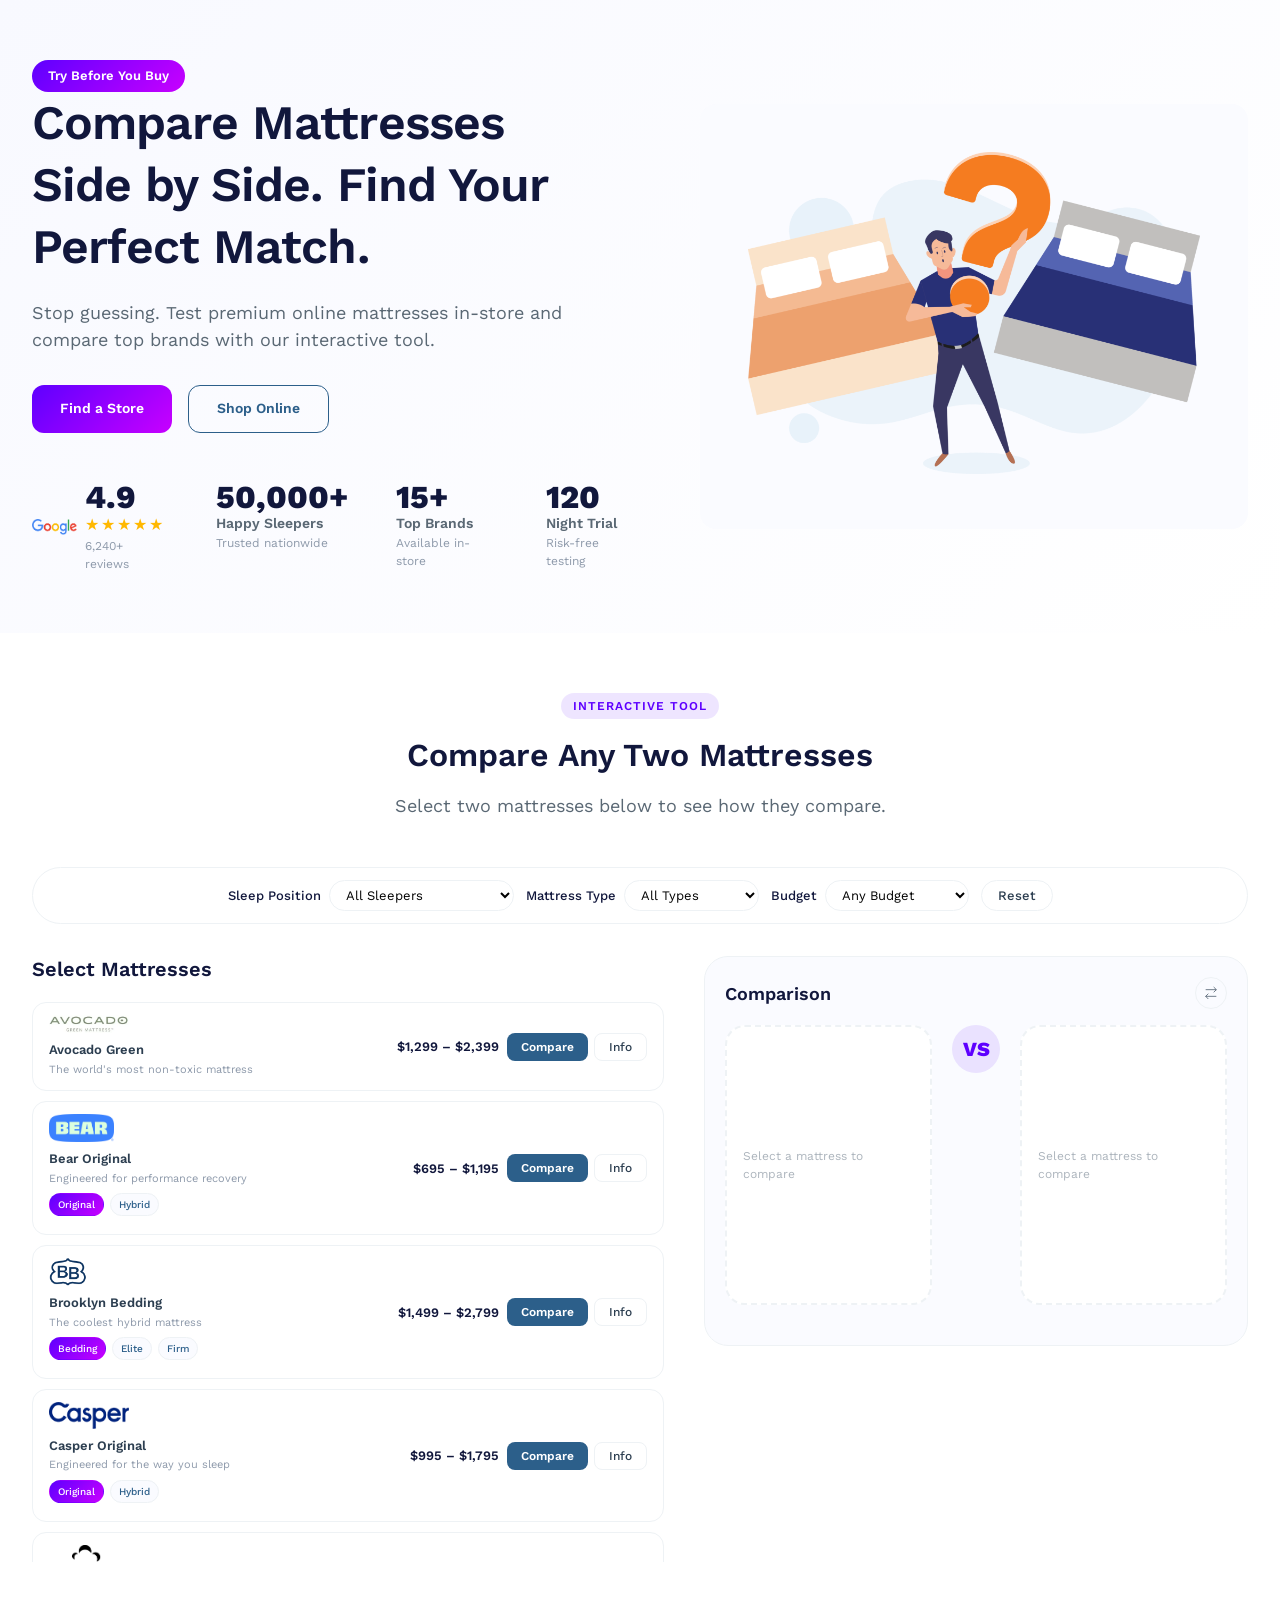
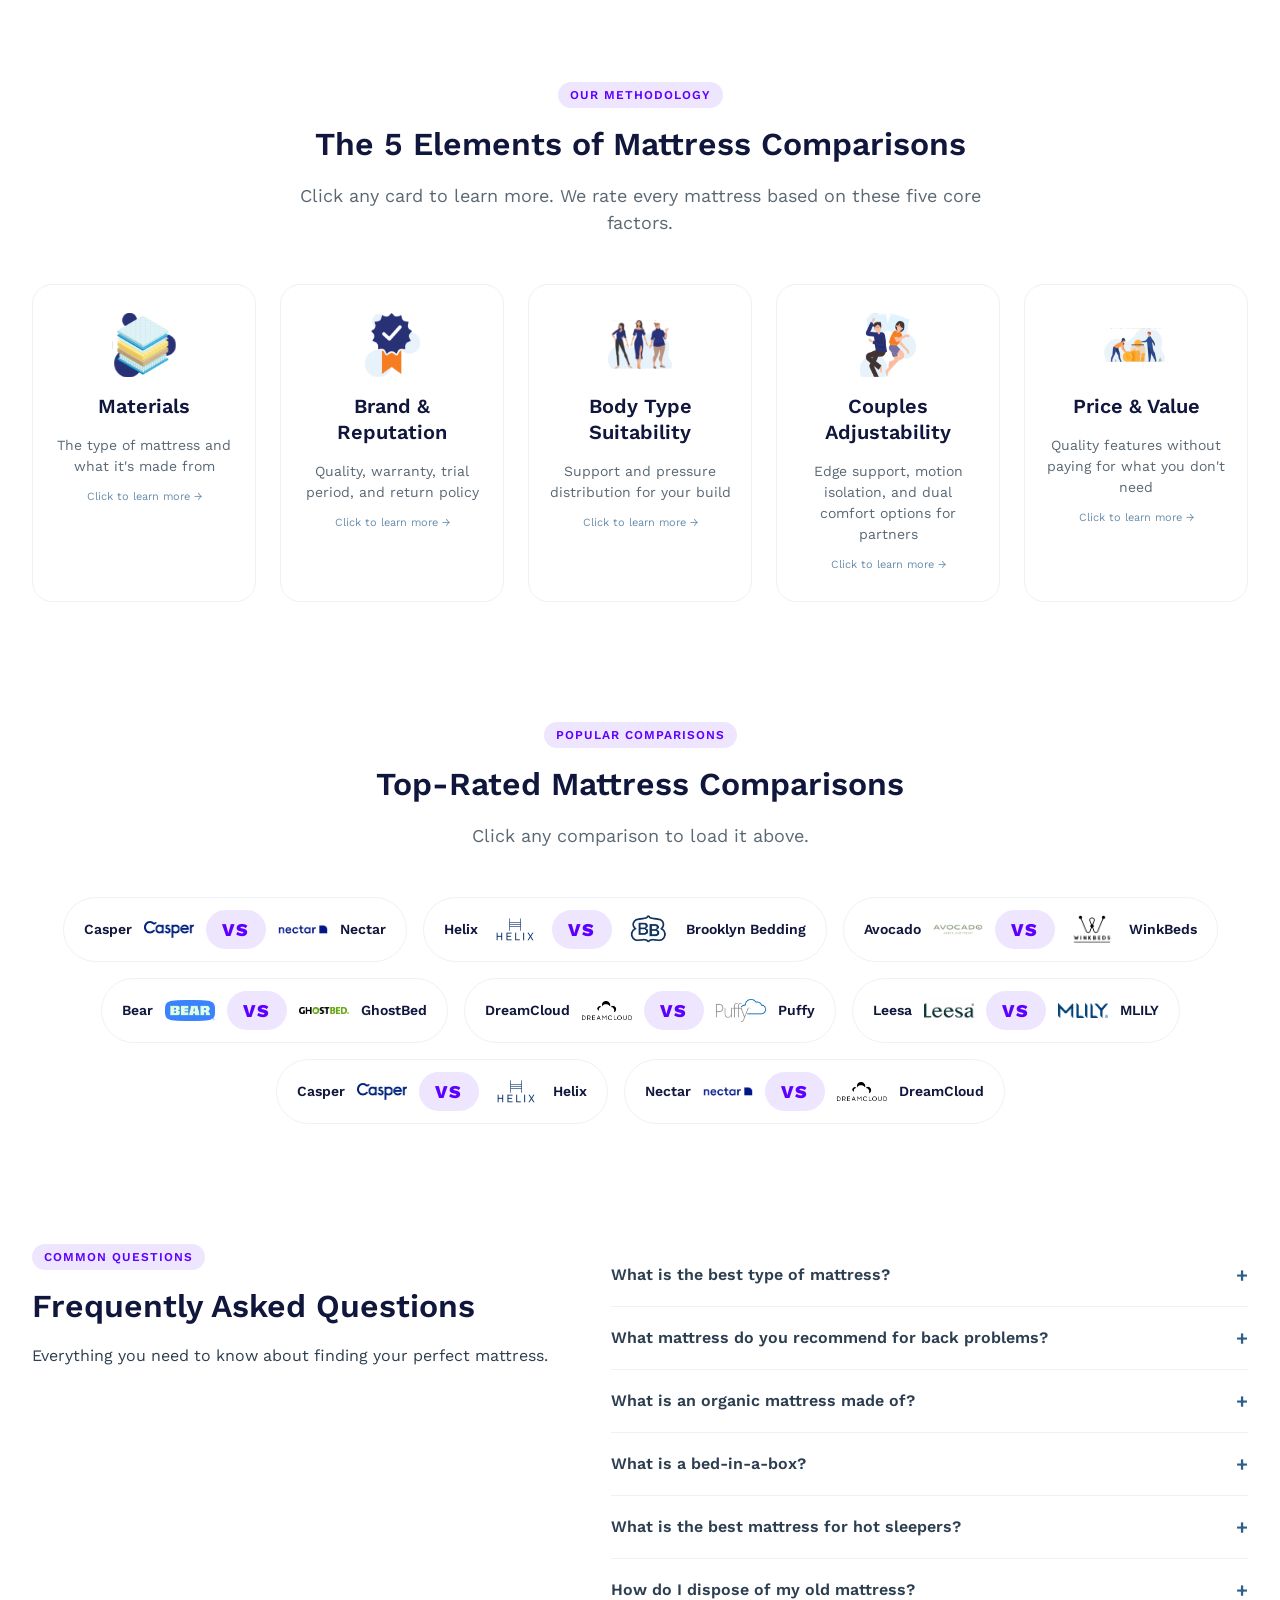
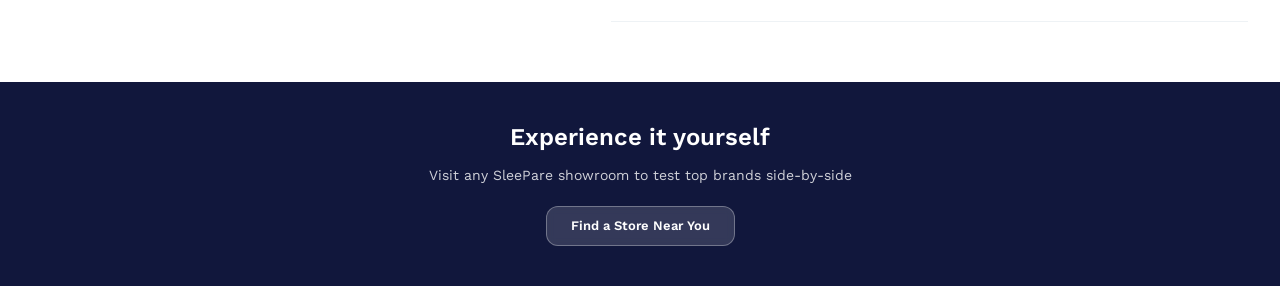
<file: index.html>
<!DOCTYPE html>
<html lang="en">

<head>
    <meta charset="UTF-8">
    <meta name="viewport" content="width=device-width, initial-scale=1.0">
    <title>SleePare | Compare Mattresses Side by Side</title>
    <link rel="preconnect" href="https://fonts.googleapis.com">
    <link rel="preconnect" href="https://fonts.gstatic.com" crossorigin>
    <link href="https://fonts.googleapis.com/css2?family=Work+Sans:wght@400;500;600;700;800&display=swap"
        rel="stylesheet">
    <link rel="stylesheet" href="css/styles.css">
</head>

<body>

    <section class="hero">
        <div class="container">
            <div class="hero-grid">
                <div class="hero-content">
                    <div class="hero-badge"><span>Try Before You Buy</span></div>
                    <h1>Compare Mattresses<br>Side by Side. Find Your<br>Perfect Match.</h1>
                    <p>Stop guessing. Test premium online mattresses in-store and compare top brands with our
                        interactive tool.</p>
                    <div class="hero-buttons">
                        <a href="https://www.sleepare.com/mattress-stores/" class="btn-primary" target="_blank">Find a
                            Store</a>
                        <a href="https://www.sleepare.com/shop/" class="btn-outline" target="_blank">Shop Online</a>
                    </div>
                    <div class="stats-grid">
                        <div class="stat-google">
                            <img src="assets/images/stock/google-logo.png" alt="Google" class="google-logo">
                            <div>
                                <div class="stat-number">4.9</div>
                                <div class="stars">★★★★★</div>
                                <div class="stat-detail">6,240+ reviews</div>
                            </div>
                        </div>
                        <div>
                            <div class="stat-number">50,000+</div>
                            <div class="stat-label">Happy Sleepers</div>
                            <div class="stat-detail">Trusted nationwide</div>
                        </div>
                        <div>
                            <div class="stat-number">15+</div>
                            <div class="stat-label">Top Brands</div>
                            <div class="stat-detail">Available in-store</div>
                        </div>
                        <div>
                            <div class="stat-number">120</div>
                            <div class="stat-label">Night Trial</div>
                            <div class="stat-detail">Risk-free testing</div>
                        </div>
                    </div>
                </div>
                <div class="hero-image">
                    <div class="image-placeholder" id="heroImagePlaceholder">
                        <img src="assets/images/stock/Image1-banner-img.svg" alt="SleePare showroom"
                            style="width: 100%; border-radius: 16px;">
                    </div>
                </div>
            </div>
        </div>
    </section>

    <section class="section">
        <div class="container">
            <div class="section-header">
                <div class="section-tag purple">Interactive Tool</div>
                <h2>Compare Any Two Mattresses</h2>
                <p>Select two mattresses below to see how they compare.</p>
            </div>

            <div class="filter-bar">
                <div class="filter-group-simple">
                    <label>Sleep Position</label>
                    <select id="sleepPositionSelect" class="simple-select">
                        <option value="all">All Sleepers</option>
                        <option value="back">Back Sleepers</option>
                        <option value="side">Side Sleepers</option>
                        <option value="stomach">Stomach Sleepers</option>
                        <option value="combination">Combination Sleepers</option>
                    </select>
                </div>
                <div class="filter-group-simple">
                    <label>Mattress Type</label>
                    <select id="typeSelect" class="simple-select">
                        <option value="all">All Types</option>
                        <option value="memory foam">Memory Foam</option>
                        <option value="hybrid">Hybrid</option>
                        <option value="latex">Latex</option>
                    </select>
                </div>
                <div class="filter-group-simple">
                    <label>Budget</label>
                    <select id="budgetSelect" class="simple-select">
                        <option value="all">Any Budget</option>
                        <option value="under1000">Under $1,000</option>
                        <option value="1000-2000">$1,000 - $2,000</option>
                        <option value="over2000">Over $2,000</option>
                    </select>
                </div>
                <button id="resetFiltersSimple" class="btn-reset-simple">Reset</button>
            </div>

            <div class="comparison-layout">
                <div class="mattress-cards-panel">
                    <h3>Select Mattresses</h3>
                    <div class="mattress-grid" id="mattressGrid"></div>
                </div>
                <div class="comparison-panel">
                    <div class="comparison-panel-header">
                        <h3>Comparison</h3>
                        <button id="swapCompact" class="btn-swap-icon">
                            <svg width="16" height="16" viewBox="0 0 24 24" fill="none" stroke="currentColor">
                                <path d="M16 3L20 7L16 11M4 7H20M8 21L4 17L8 13M20 17H4" />
                            </svg>
                        </button>
                    </div>
                    <div class="comparison-slots-compact">
                        <div class="compact-slot" id="compactSlotA">
                            <div class="compact-slot-empty">Select a mattress to compare</div>
                        </div>
                        <div class="compact-vs">VS</div>
                        <div class="compact-slot" id="compactSlotB">
                            <div class="compact-slot-empty">Select a mattress to compare</div>
                        </div>
                    </div>
                    <div class="deep-comparison-container" id="deepComparisonContainer" style="display: none;">
                        <a href="#" class="btn-primary btn-deep-comparison" id="deepComparisonBtn">View Detailed
                            Comparison →</a>
                    </div>
                </div>
            </div>
        </div>
    </section>

    <section class="section">
        <div class="container">
            <div class="section-header">
                <div class="section-tag purple">Our Methodology</div>
                <h2>The 5 Elements of Mattress Comparisons</h2>
                <p>Click any card to learn more. We rate every mattress based on these five core factors.</p>
            </div>
            <div class="elements-grid">
                <div class="element-card" data-element="materials">
                    <div class="element-icon" style="background-image: url('assets/images/stock/Material.svg');"></div>
                    <h3>Materials</h3>
                    <p>The type of mattress and what it's made from</p>
                    <div class="element-hint">Click to learn more →</div>
                </div>
                <div class="element-card" data-element="brand">
                    <div class="element-icon" style="background-image: url('assets/images/stock/Brand.svg');"></div>
                    <h3>Brand & Reputation</h3>
                    <p>Quality, warranty, trial period, and return policy</p>
                    <div class="element-hint">Click to learn more →</div>
                </div>
                <div class="element-card" data-element="bodyType">
                    <div class="element-icon" style="background-image: url('assets/images/stock/Body-Type.svg');"></div>
                    <h3>Body Type Suitability</h3>
                    <p>Support and pressure distribution for your build</p>
                    <div class="element-hint">Click to learn more →</div>
                </div>
                <div class="element-card" data-element="couples">
                    <div class="element-icon" style="background-image: url('assets/images/stock/Couple.svg');"></div>
                    <h3>Couples Adjustability</h3>
                    <p>Edge support, motion isolation, and dual comfort options for partners</p>
                    <div class="element-hint">Click to learn more →</div>
                </div>
                <div class="element-card" data-element="price">
                    <div class="element-icon" style="background-image: url('assets/images/stock/Price.svg');"></div>
                    <h3>Price & Value</h3>
                    <p>Quality features without paying for what you don't need</p>
                    <div class="element-hint">Click to learn more →</div>
                </div>
            </div>
        </div>
    </section>

    <section class="section">
        <div class="container">
            <div class="section-header">
                <div class="section-tag purple">Popular Comparisons</div>
                <h2>Top-Rated Mattress Comparisons</h2>
                <p>Click any comparison to load it above.</p>
            </div>
            <div class="comparisons-grid" id="comparisonsGrid"></div>
        </div>
    </section>

    <section class="section">
        <div class="container">
            <div class="faq-grid">
                <div>
                    <div class="section-tag purple">Common Questions</div>
                    <h2>Frequently Asked Questions</h2>
                    <p>Everything you need to know about finding your perfect mattress.</p>
                </div>
                <div class="faq-list">
                    <div class="faq-item">
                        <div class="faq-question">What is the best type of mattress? <span class="faq-icon">+</span>
                        </div>
                        <div class="faq-answer">There's no single "best" mattress for everyone. Most people tend to
                            prefer memory foam or hybrid mattresses based on their sleep position and comfort
                            preferences. The best way to know is to test them in person at a SleePare showroom.</div>
                    </div>
                    <div class="faq-item">
                        <div class="faq-question">What mattress do you recommend for back problems? <span
                                class="faq-icon">+</span></div>
                        <div class="faq-answer">The best mattresses for back problems depend on the location of your
                            pain and your primary sleep position. According to chiropractors, the Saatva is a top choice
                            for back pain. Approved by the Congress of Chiropractic State Associations, the Saatva is a
                            hybrid mattress designed for enhanced lumbar support and spinal alignment. We recommend
                            consulting with your doctor and testing mattresses in person to find the right fit.</div>
                    </div>
                    <div class="faq-item">
                        <div class="faq-question">What is an organic mattress made of? <span class="faq-icon">+</span>
                        </div>
                        <div class="faq-answer">Organic mattresses are made from sustainable materials like organic
                            cotton and wool. They do not contain VOCs (volatile organic compounds), which are harmful
                            chemicals found in some synthetic foam mattresses that can cause allergies and skin
                            irritation. SleePare carries many of the newest organic mattresses from top brands.</div>
                    </div>
                    <div class="faq-item">
                        <div class="faq-question">What is a bed-in-a-box? <span class="faq-icon">+</span></div>
                        <div class="faq-answer">A "bed-in-a-box" is a mattress that is compressed, rolled, and shipped
                            in a compact box directly to your door. Online mattress companies popularized this concept
                            with advanced foam materials that expand once unpacked. SleePare carries both bed-in-a-box
                            and traditional mattresses, so you can test them in person before buying.</div>
                    </div>
                    <div class="faq-item">
                        <div class="faq-question">What is the best mattress for hot sleepers? <span
                                class="faq-icon">+</span></div>
                        <div class="faq-answer">Hot sleepers should look for mattresses with cooling technologies like
                            gel-infused memory foam, breathable covers, or hybrid designs that promote airflow. SleePare
                            has compiled a list of the best mattresses for hot sleepers, with the Helix Birch as our top
                            recommendation for its natural cooling properties.</div>
                    </div>
                    <div class="faq-item">
                        <div class="faq-question">How do I dispose of my old mattress? <span class="faq-icon">+</span>
                        </div>
                        <div class="faq-answer">Disposal regulations vary by city and state. Before discarding your old
                            mattress, check with your local waste management authority for guidelines. Many mattress
                            retailers, including SleePare, offer removal services when you purchase a new mattress.
                        </div>
                    </div>
                </div>
            </div>
        </div>
    </section>

    <section class="cta-banner">
        <div class="container">
            <div class="cta-content">
                <h3>Experience it yourself</h3>
                <p>Visit any SleePare showroom to test top brands side-by-side</p>
                <a href="https://www.sleepare.com/mattress-stores/" class="btn-primary" target="_blank">Find a Store
                    Near You</a>
            </div>
        </div>
    </section>

    <div id="mattressModal" class="modal">
        <div class="modal-content">
            <span class="modal-close">&times;</span>
            <div id="modalContent"></div>
        </div>
    </div>

    <script src="js/data.js"></script>
    <script src="js/main.js"></script>
</body>

</html>
</file>
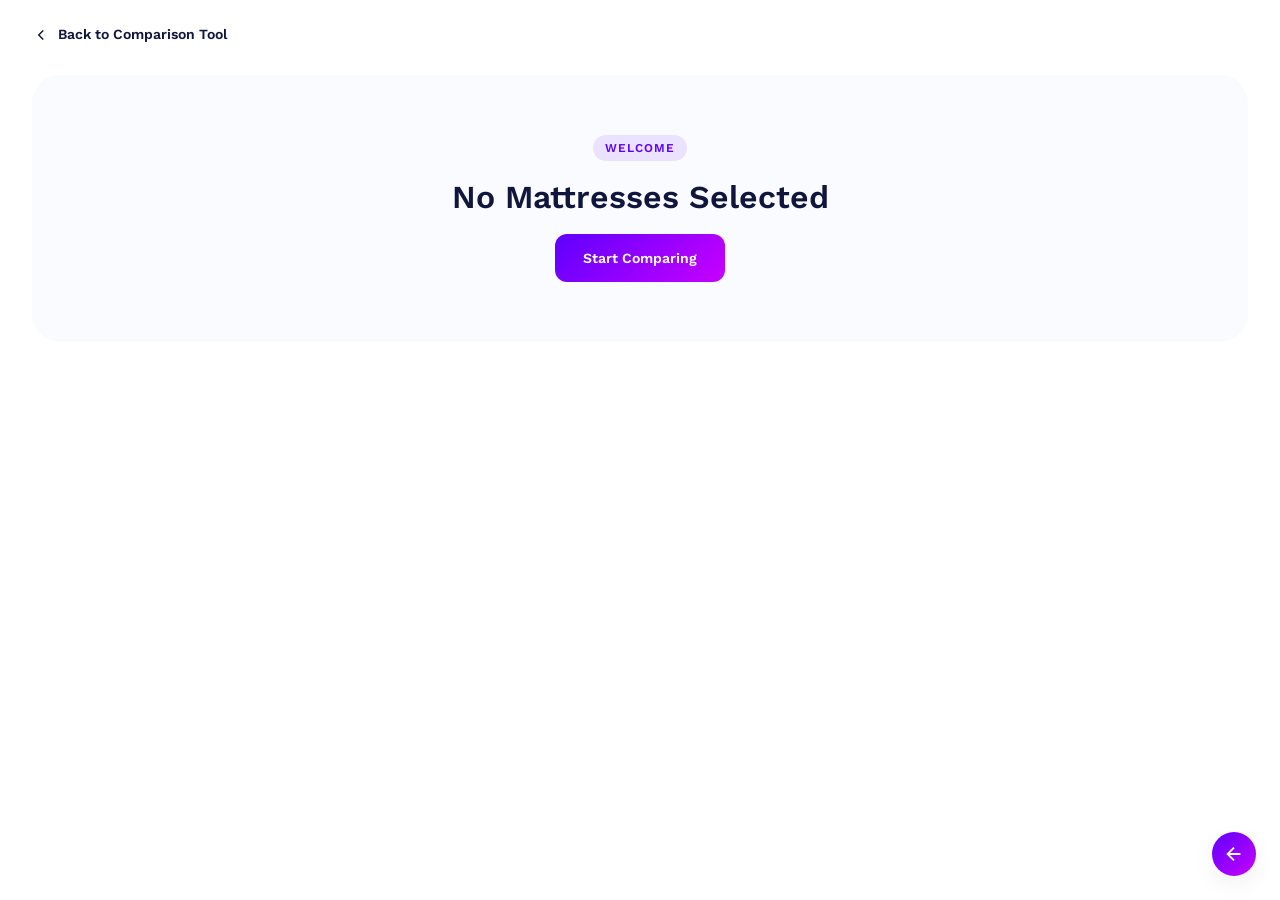
<file: detailed-comparison.html>
<!DOCTYPE html>
<html lang="en">
<head>
    <meta charset="UTF-8">
    <meta name="viewport" content="width=device-width, initial-scale=1.0">
    <title>SleePare | Detailed Mattress Comparison</title>
    <link rel="preconnect" href="https://fonts.googleapis.com">
    <link rel="preconnect" href="https://fonts.gstatic.com" crossorigin>
    <link href="https://fonts.googleapis.com/css2?family=Work+Sans:wght@400;500;600;700;800&display=swap" rel="stylesheet">
    <link rel="stylesheet" href="css/styles.css">
    <style>
        /* Detailed Comparison Page Styles */
        .comparison-header {
            background: linear-gradient(135deg, #f8f9ff 0%, #ffffff 100%);
            border-radius: 28px;
            padding: 32px 40px;
            margin-bottom: 40px;
            border: 1px solid var(--border-light);
        }
        
        .brand-card {
            background: white;
            border-radius: 20px;
            padding: 24px;
            border: 1px solid var(--border-light);
            transition: transform 0.2s ease, box-shadow 0.2s ease;
        }
        
        .brand-card:hover {
            transform: translateY(-2px);
            box-shadow: var(--shadow-sm);
        }
        
        .spec-table {
            width: 100%;
            border-collapse: collapse;
            background: white;
            border-radius: 20px;
            overflow: hidden;
        }
        
        .spec-table th {
            background: var(--bg-light);
            padding: 16px 20px;
            text-align: left;
            font-weight: 600;
            color: var(--heading-color);
        }
        
        .spec-table td {
            padding: 12px 20px;
            border-bottom: 1px solid var(--border-light);
        }
        
        .spec-table tr:last-child td {
            border-bottom: none;
        }
        
        .score-badge {
            display: inline-block;
            background: linear-gradient(135deg, #5E00FF 0%, #C800FF 100%);
            color: white;
            padding: 4px 12px;
            border-radius: 20px;
            font-size: 12px;
            font-weight: 600;
        }
        
        .review-card {
            background: white;
            border-radius: 20px;
            padding: 24px;
            border: 1px solid var(--border-light);
        }
        
        .expert-quote {
            background: var(--bg-light);
            padding: 20px;
            border-radius: 16px;
            margin-top: 16px;
            border-left: 3px solid var(--primary);
            font-style: italic;
            font-size: 14px;
            color: #5a6874;
        }
        
        .feature-list {
            display: flex;
            flex-wrap: wrap;
            gap: 8px;
            margin: 16px 0;
        }
        
        .feature-tag {
            background: rgba(44, 95, 138, 0.1);
            color: var(--accent-blue);
            padding: 4px 12px;
            border-radius: 20px;
            font-size: 12px;
            font-weight: 500;
        }
        
        .firmness-bar-container {
            background: #e9ecef;
            height: 8px;
            border-radius: 10px;
            width: 100%;
            margin-top: 8px;
        }
        
        .firmness-fill {
            height: 8px;
            border-radius: 10px;
            background: linear-gradient(135deg, #5E00FF 0%, #C800FF 100%);
            width: 0%;
        }
        
        /* Modal for detailed page */
        .modal {
            display: none;
            position: fixed;
            z-index: 1000;
            left: 0;
            top: 0;
            width: 100%;
            height: 100%;
            background: rgba(0,0,0,0.5);
        }
        
        .modal-content {
            background: white;
            margin: 5% auto;
            width: 90%;
            max-width: 600px;
            border-radius: 24px;
            max-height: 85vh;
            overflow-y: auto;
        }
        
        .modal-close {
            float: right;
            font-size: 24px;
            cursor: pointer;
            padding: 16px;
        }
        
        .brand-logo-modal {
            width: 100px;
            height: auto;
            max-height: 32px;
            object-fit: contain;
            margin: 0 auto 12px;
        }
    </style>
</head>
<body>

    <div class="container">
        <div style="padding: 24px 0 0 0; margin-bottom: 24px;">
            <a href="index.html" id="backLink" style="display: inline-flex; align-items: center; gap: 8px; color: var(--heading-color); text-decoration: none; font-weight: 600; font-size: 14px;">
                <svg width="18" height="18" viewBox="0 0 24 24" fill="none" stroke="currentColor" stroke-width="2"><path d="M15 18L9 12L15 6"/></svg>
                Back to Comparison Tool
            </a>
        </div>

        <div id="comparisonContent">
            <div class="error-message">
                <div class="section-tag purple">Loading</div>
                <h2>Loading comparison data...</h2>
            </div>
        </div>
    </div>

    <a href="index.html" class="floating-back-btn" id="floatingBackBtn" aria-label="Back">
        <svg width="22" height="22" viewBox="0 0 24 24" fill="none" stroke="white" stroke-width="2"><path d="M19 12H5M12 19L5 12L12 5"/></svg>
    </a>

    <!-- Modal for detailed page -->
    <div id="mattressModal" class="modal">
        <div class="modal-content">
            <span class="modal-close">&times;</span>
            <div id="modalContent"></div>
        </div>
    </div>

    <script src="js/data.js"></script>
    <script src="js/detailed.js"></script>
</body>
</html>
</file>
<file: css/styles.css>
/* ============================================
   RESET & BASE VARIABLES
   ============================================ */
* {
    margin: 0;
    padding: 0;
    box-sizing: border-box;
}

:root {
    --heading-color: #11173C;
    --body-color: #2c3e50;
    --white: #FFFFFF;
    --primary: #5E00FF;
    --primary-light: #8B3CFF;
    --dark-blue: #1A2C3E;
    --accent-blue: #2C5F8A;
    --border-light: #eef2f5;
    --bg-light: #fafbff;
    --shadow-sm: 0 2px 8px rgba(0, 0, 0, 0.04);
    --shadow-md: 0 8px 24px rgba(0, 0, 0, 0.06);
    --transition: all 0.2s ease;
}

body {
    font-family: 'Work Sans', sans-serif;
    font-size: 16px;
    font-weight: 400;
    line-height: 1.5;
    color: var(--body-color);
    background-color: var(--white);
}

h1,
h2,
h3,
h4,
h5,
h6 {
    color: var(--heading-color);
    font-weight: 600;
    line-height: 1.3;
}

h1 {
    font-size: 48px;
    margin-bottom: 20px;
    letter-spacing: -0.02em;
}

h2 {
    font-size: 32px;
    margin-bottom: 16px;
}

h3 {
    font-size: 20px;
    margin-bottom: 16px;
}

.section-tag {
    display: inline-block;
    font-size: 12px;
    font-weight: 600;
    text-transform: uppercase;
    letter-spacing: 1px;
    background: rgba(44, 95, 138, 0.1);
    color: var(--accent-blue);
    padding: 4px 12px;
    border-radius: 20px;
    margin-bottom: 16px;
}

.stat-google {
    display: flex;
    align-items: flex-start;
    gap: 16px;
}

.google-logo {
    width: 50px !important;
    height: auto !important;
    min-width: 45px;
    max-width: 45px;
    object-fit: contain;
    margin-top: .5px;
}

.stat-google div {
    display: flex;
    flex-direction: column;
}

.stat-google .stat-number {
    font-size: 32px;
    font-weight: 800;
    color: var(--heading-color);
    line-height: 1;
}

.stat-google .stars {
    color: #FFB800;
    font-size: 16px;
    letter-spacing: 2px;
    line-height: 1;
    margin: 4px 0;
}

.stat-google .stat-detail {
    font-size: 12px;
    color: #8e9aab;
}

/* Purple labels - ONLY for specific section tags */
.section-tag.purple {
    background: rgba(94, 0, 255, 0.1);
    color: var(--primary);
}

.section-header {
    text-align: center;
    max-width: 700px;
    margin: 0 auto 48px auto;
}

.section-header p {
    font-size: 18px;
    color: #5a6874;
}

.container {
    max-width: 1280px;
    margin: 0 auto;
    padding: 0 32px;
    width: 100%;
}

.section {
    padding: 60px 0;
}

/* Buttons - Simplified hover effects */
.btn-primary,
.btn-outline,
.btn-card-compare,
.btn-card-details,
.btn-deep-comparison,
.btn-reset-simple {
    transition: transform 0.2s ease, background 0.2s ease, border-color 0.2s ease;
}

.btn-primary:hover,
.btn-outline:hover,
.btn-card-compare:hover,
.btn-card-details:hover,
.btn-deep-comparison:hover,
.btn-reset-simple:hover {
    transform: scale(1.02);
}

.btn-primary:active,
.btn-outline:active,
.btn-card-compare:active,
.btn-card-details:active,
.btn-deep-comparison:active,
.btn-reset-simple:active {
    transform: scale(0.98);
}

.btn-primary {
    background: linear-gradient(135deg, #5E00FF 0%, #C800FF 100%);
    color: var(--white);
    font-family: 'Work Sans', sans-serif;
    font-weight: 600;
    border-radius: 12px;
    height: 48px;
    padding: 0 28px;
    display: inline-flex;
    align-items: center;
    justify-content: center;
    cursor: pointer;
    text-decoration: none;
    font-size: 14px;
    border: none;
}

.btn-outline {
    background: transparent;
    border: 1.5px solid var(--accent-blue);
    color: var(--accent-blue);
    font-family: 'Work Sans', sans-serif;
    font-weight: 600;
    border-radius: 12px;
    height: 48px;
    padding: 0 28px;
    display: inline-flex;
    align-items: center;
    justify-content: center;
    cursor: pointer;
    text-decoration: none;
    font-size: 14px;
}

.btn-outline:hover {
    background: var(--accent-blue);
    color: var(--white);
    border-color: var(--accent-blue);
}

.btn-card-compare {
    background: var(--accent-blue);
    color: white;
    border: none;
    padding: 6px 14px;
    border-radius: 8px;
    font-size: 12px;
    font-weight: 600;
    cursor: pointer;
    font-family: 'Work Sans', sans-serif;
}

.btn-card-details {
    background: transparent;
    border: 1px solid var(--border-light);
    padding: 6px 14px;
    border-radius: 8px;
    font-size: 12px;
    font-weight: 500;
    cursor: pointer;
    font-family: 'Work Sans', sans-serif;
    color: var(--body-color);
}

.btn-card-details:hover {
    border-color: var(--accent-blue);
    color: var(--accent-blue);
}

.btn-deep-comparison {
    width: 100%;
    background: var(--accent-blue);
    color: white;
    font-size: 14px;
    font-weight: 600;
    border-radius: 12px;
    height: 48px;
    display: inline-flex;
    align-items: center;
    justify-content: center;
    gap: 10px;
    text-decoration: none;
    border: none;
    cursor: pointer;
    margin-top: 20px;
    font-family: 'Work Sans', sans-serif;
}


/* CTA Banner Button - Subtle styling */
.cta-banner .btn-primary {
    background: rgba(255, 255, 255, 0.15);
    color: white;
    border: 1px solid rgba(255, 255, 255, 0.3);
    backdrop-filter: blur(4px);
    height: 40px;
    padding: 0 24px;
    font-size: 13px;
}

.cta-banner .btn-primary:hover {
    background: rgba(255, 255, 255, 0.25);
    transform: scale(1.02);
}

.cta-banner .btn-primary:active {
    transform: scale(0.98);
}

/* Hero Section */
.hero {
    padding: 60px 0;
    background: linear-gradient(135deg, #f8f9ff 0%, var(--white) 100%);
}

.hero-grid {
    display: grid;
    grid-template-columns: 1fr 0.9fr;
    gap: 60px;
    align-items: center;
}

.hero-badge span {
    background: linear-gradient(135deg, #5E00FF 0%, #C800FF 100%);
    color: white;
    font-weight: 600;
    font-size: 13px;
    padding: 6px 16px;
    border-radius: 30px;
    display: inline-block;
}

.hero-content p {
    font-size: 18px;
    color: #5a6874;
    margin-bottom: 32px;
}

.hero-buttons {
    display: flex;
    gap: 16px;
    margin-bottom: 48px;
}

.stats-grid {
    display: flex;
    flex-wrap: nowrap;
    gap: 48px;
    align-items: flex-start;
    overflow-x: auto;
}

.stat-item {
    display: flex;
    align-items: center;
    gap: 12px;
}

.stat-google {
    display: flex;
    align-items: center;
    gap: 8px;
}

.google-logo {
    width: 28px;
    height: 28px;
    object-fit: contain;
}

.stat-number {
    font-size: 32px;
    font-weight: 800;
    color: var(--heading-color);
    line-height: 1;
}

.stat-label {
    font-size: 14px;
    font-weight: 600;
    color: #5a6874;
}

.stat-detail {
    font-size: 12px;
    color: #8e9aab;
}

.hero-image .image-placeholder {
    background-color: var(--bg-light);
    padding: 48px;
    text-align: center;
    border-radius: 16px;
}

.hero-image .image-placeholder img {
    width: 100%;
    border-radius: 16px;
}

/* Filter Bar */
.filter-bar {
    display: flex;
    flex-wrap: wrap;
    gap: 12px;
    justify-content: center;
    margin-bottom: 32px;
    padding: 12px 20px;
    background: var(--white);
    border-radius: 48px;
    border: 1px solid var(--border-light);
}

.filter-group-simple {
    display: flex;
    align-items: center;
    gap: 8px;
}

.filter-group-simple label {
    font-weight: 500;
    font-size: 13px;
    color: var(--heading-color);
}

.simple-select {
    padding: 6px 12px;
    border-radius: 30px;
    border: 1px solid var(--border-light);
    font-family: 'Work Sans', sans-serif;
    font-size: 13px;
    background: white;
    cursor: pointer;
    transition: var(--transition);
}

.simple-select:hover {
    border-color: var(--accent-blue);
}

.btn-reset-simple {
    background: transparent;
    border: 1px solid var(--border-light);
    padding: 6px 16px;
    border-radius: 30px;
    font-size: 13px;
    font-weight: 500;
    cursor: pointer;
    font-family: 'Work Sans', sans-serif;
    color: var(--body-color);
}

.btn-reset-simple:hover {
    border-color: var(--accent-blue);
    color: var(--accent-blue);
}

/* Comparison Layout */
.comparison-layout {
    display: grid;
    grid-template-columns: 1fr 0.85fr;
    gap: 32px;
    align-items: start;
}

/* Mattress Cards */
.mattress-cards-panel h3 {
    margin-bottom: 20px;
}

.mattress-grid {
    display: flex;
    flex-direction: column;
    gap: 10px;
    max-height: 560px;
    overflow-y: auto;
    padding-right: 8px;
}

.mattress-card {
    background: var(--white);
    border-radius: 14px;
    padding: 12px 16px;
    border: 1px solid var(--border-light);
    transition: transform 0.2s ease, border-color 0.2s ease;
    cursor: pointer;
    display: flex;
    align-items: center;
    justify-content: space-between;
    flex-wrap: wrap;
    gap: 8px;
}

.mattress-card:hover {
    transform: translateX(2px);
    border-color: var(--accent-blue);
}

.mattress-card.selected-a {
    border-left: 3px solid var(--primary);
    background: linear-gradient(90deg, rgba(94, 0, 255, 0.03), transparent);
}

.mattress-card.selected-b {
    border-right: 3px solid var(--accent-blue);
    background: linear-gradient(270deg, rgba(44, 95, 138, 0.03), transparent);
}

.brand-logo {
    width: 80px;
    height: auto;
    max-height: 28px;
    object-fit: contain;
    object-position: left;
}

.mattress-card-info {
    flex: 1;
}

.mattress-card-info .model-name {
    font-size: 13px;
    font-weight: 600;
    margin-bottom: 2px;
}

.mattress-card-info p {
    font-size: 11px;
    color: #8e9aab;
}

.mattress-card-price {
    font-weight: 600;
    color: var(--heading-color);
    font-size: 13px;
}

.mattress-card-actions {
    display: flex;
    gap: 6px;
}

/* Comparison Panel */
.comparison-panel {
    background: var(--bg-light);
    border-radius: 24px;
    padding: 20px;
    position: sticky;
    top: 20px;
    border: 1px solid var(--border-light);
}

.comparison-panel-header {
    display: flex;
    justify-content: space-between;
    align-items: center;
    margin-bottom: 16px;
}

.comparison-panel-header h3 {
    margin-bottom: 0;
    font-size: 18px;
}

.btn-swap-icon {
    background: transparent;
    border: 1px solid var(--border-light);
    border-radius: 40px;
    width: 32px;
    height: 32px;
    display: inline-flex;
    align-items: center;
    justify-content: center;
    cursor: pointer;
    transition: transform 0.2s ease;
    color: var(--body-color);
}

.btn-swap-icon:hover {
    transform: scale(1.05);
}

.btn-swap-icon:active {
    transform: scale(0.95);
}

.comparison-slots-compact {
    display: flex;
    align-items: stretch;
    gap: 20px;
    margin-bottom: 20px;
}

.compact-slot {
    flex: 1;
    background: var(--white);
    border-radius: 20px;
    padding: 16px;
    min-height: 280px;
    border: 2px dashed var(--border-light);
    transition: var(--transition);
    display: flex;
    flex-direction: column;
}

.compact-slot.filled {
    border: 2px solid rgba(44, 95, 138, 0.3);
    background: white;
    box-shadow: var(--shadow-sm);
}

.compact-slot-empty {
    display: flex;
    align-items: center;
    justify-content: center;
    height: 100%;
    color: #adb5bd;
    font-size: 12px;
}

.compact-slot-header {
    display: flex;
    justify-content: space-between;
    align-items: flex-start;
    margin-bottom: 8px;
    padding-bottom: 8px;
    border-bottom: 1px solid var(--border-light);
}

.brand-logo-compact {
    width: 80px;
    height: auto;
    max-height: 32px;
    object-fit: contain;
    object-position: left;
}

.remove-slot {
    background: transparent;
    border: none;
    font-size: 20px;
    cursor: pointer;
    color: #adb5bd;
    padding: 0 4px;
    line-height: 1;
}

.remove-slot:hover {
    color: #dc3545;
}

.compact-feature-list {
    list-style: none;
    font-size: 12px;
    margin-top: 12px;
}

.compact-feature-list li {
    display: flex;
    justify-content: space-between;
    padding: 8px 0;
    border-bottom: 1px solid var(--border-light);
}

.compact-feature-list li:last-child {
    border-bottom: none;
}

.compact-feature-list li span:first-child {
    color: #8e9aab;
    font-weight: 500;
}

.compact-feature-list li span:last-child {
    font-weight: 600;
    color: var(--heading-color);
}

.compact-vs {
    font-size: 20px;
    font-weight: 800;
    color: var(--primary);
    background: rgba(94, 0, 255, 0.1);
    width: 48px;
    height: 48px;
    display: flex;
    align-items: center;
    justify-content: center;
    border-radius: 50%;
}

/* Score Cards - Hidden now */
.score-cards-container {
    display: none !important;
}

/* Top Comparisons */
.comparisons-grid {
    display: flex;
    flex-wrap: wrap;
    justify-content: center;
    gap: 16px;
}

.comparison-tag {
    background: var(--white);
    padding: 12px 20px;
    border-radius: 60px;
    cursor: pointer;
    transition: transform 0.2s ease;
    border: 1px solid var(--border-light);
    display: inline-flex;
    align-items: center;
    gap: 12px;
}

.comparison-tag:hover {
    transform: scale(1.02);
    background: white;
    border-color: var(--accent-blue);
}

.brand-logo-tag {
    width: 32px;
    height: auto;
    max-height: 24px;
    object-fit: contain;
}

.comparison-tag span {
    font-size: 14px;
    font-weight: 600;
    color: var(--heading-color);
}

.comparison-tag .vs-text {
    font-weight: 800;
    color: var(--primary);
    background: rgba(94, 0, 255, 0.1);
    padding: 4px 12px;
    border-radius: 40px;
    font-size: 14px;
}

.comparison-tag:active {
    transform: scale(0.98);
}

.comparison-tag .logo-wrapper {
    display: flex;
    align-items: center;
    gap: 12px;
    flex: 1;
}

.comparison-tag .logo-wrapper.left {
    justify-content: flex-start;
}

.comparison-tag .logo-wrapper.right {
    justify-content: flex-end;
}

.comparison-tag .vs-text {
    font-weight: 800;
    color: var(--primary);
    font-size: 18px;
    letter-spacing: 1px;
    background: rgba(94, 0, 255, 0.1);
    padding: 6px 12px;
    border-radius: 40px;
    min-width: 60px;
    text-align: center;
}

.comparison-tag:hover .logo-wrapper span {
    color: white;
}

.comparison-tag:hover .vs-text {
    color: var(--primary);
    background: rgba(94, 0, 255, 0.1);
}

.brand-logo-tag {
    width: 50px;
    height: auto;
    max-height: 28px;
    object-fit: contain;
}

.logo-wrapper span {
    font-size: 14px;
    font-weight: 600;
    color: var(--heading-color);
}

/* Elements Grid */
.elements-grid {
    display: grid;
    grid-template-columns: repeat(auto-fit, minmax(200px, 1fr));
    gap: 24px;
}

.element-card {
    background: var(--white);
    border-radius: 20px;
    padding: 28px 20px;
    text-align: center;
    transition: transform 0.2s ease, box-shadow 0.2s ease;
    border: 1px solid var(--border-light);
    cursor: pointer;
}

.element-card:hover {
    transform: translateY(-2px);
    box-shadow: var(--shadow-sm);
}

.element-icon {
    width: 64px;
    height: 64px;
    margin: 0 auto 16px auto;
    background-size: contain;
    background-position: center;
    background-repeat: no-repeat;
}

.element-card p {
    font-size: 14px;
    color: #5a6874;
    margin-top: 8px;
}

.element-hint {
    font-size: 11px;
    color: var(--accent-blue);
    margin-top: 12px;
    opacity: 0.7;
}

/* FAQ */
.faq-grid {
    display: grid;
    grid-template-columns: 1fr 1.2fr;
    gap: 48px;
}

.faq-item {
    border-bottom: 1px solid var(--border-light);
    margin-bottom: 0;
}

.faq-question {
    font-weight: 600;
    font-size: 16px;
    padding: 16px 0;
    cursor: pointer;
    display: flex;
    justify-content: space-between;
    align-items: center;
    user-select: none;
}

.faq-icon {
    font-size: 20px;
    color: var(--accent-blue);
    transition: transform 0.2s ease;
}

.faq-item.active .faq-icon {
    transform: rotate(45deg);
}

.faq-answer {
    max-height: 0;
    overflow: hidden;
    transition: max-height 0.25s ease-out;
    color: #5a6874;
    font-size: 14px;
    line-height: 1.6;
}

.faq-item.active .faq-answer {
    padding-bottom: 16px;
}

/* CTA Banner */
.cta-banner {
    background: var(--heading-color);
    padding: 40px 0;
    text-align: center;
}

.cta-content h3 {
    color: white;
    font-size: 24px;
    margin-bottom: 12px;
}

.cta-content p {
    color: rgba(255, 255, 255, 0.8);
    max-width: 500px;
    margin: 0 auto 20px;
    font-size: 14px;
}

/* Modal */
.modal {
    display: none;
    position: fixed;
    z-index: 1000;
    left: 0;
    top: 0;
    width: 100%;
    height: 100%;
    background: rgba(0, 0, 0, 0.5);
}

.modal-content {
    background: white;
    margin: 5% auto;
    width: 90%;
    max-width: 600px;
    border-radius: 24px;
    max-height: 85vh;
    overflow-y: auto;
}

.modal-close {
    float: right;
    font-size: 24px;
    cursor: pointer;
    padding: 16px;
}

#modalContent {
    padding: 0 24px 32px;
    clear: both;
}

.brand-logo-modal {
    width: 100px;
    height: auto;
    max-height: 32px;
    object-fit: contain;
    margin: 0 auto 12px;
}

/* Element Modal Specific */
.element-modal-icon {
    width: 80px;
    height: 80px;
    margin: 0 auto 16px auto;
    background-size: contain;
    background-position: center;
    background-repeat: no-repeat;
}

/* Floating Back Button */
.floating-back-btn {
    position: fixed;
    bottom: 24px;
    right: 24px;
    background: linear-gradient(135deg, #5E00FF 0%, #C800FF 100%);
    color: white;
    width: 44px;
    height: 44px;
    border-radius: 50%;
    display: flex;
    align-items: center;
    justify-content: center;
    text-decoration: none;
    box-shadow: var(--shadow-md);
    transition: transform 0.2s ease;
    z-index: 100;
}

.floating-back-btn:hover {
    transform: scale(1.05);
}

.floating-back-btn:active {
    transform: scale(0.95);
}

/* Utility Classes */
.error-message {
    text-align: center;
    padding: 60px 20px;
    background: var(--bg-light);
    border-radius: 28px;
}

/* Model Selector */
.model-selector {
    display: flex;
    gap: 6px;
    margin: 6px 0;
    flex-wrap: wrap;
}

.model-badge {
    background: var(--bg-light);
    padding: 3px 8px;
    border-radius: 16px;
    font-size: 10px;
    font-weight: 500;
    color: var(--accent-blue);
    border: 1px solid var(--border-light);
    cursor: pointer;
    transition: transform 0.2s ease;
}

.model-badge:hover {
    transform: scale(1.05);
    background: var(--accent-blue);
    color: white;
    border-color: var(--accent-blue);
}

.model-badge:active {
    transform: scale(0.95);
}

.model-badge.active {
    background: linear-gradient(135deg, #5E00FF 0%, #C800FF 100%);
    color: white;
    border-color: transparent;
}

/* Price Info inside Element 5 */
.price-info-card {
    background: var(--bg-light);
    border-radius: 16px;
    padding: 20px;
    margin-top: 20px;
}

.price-info-card h4 {
    margin-bottom: 12px;
    color: var(--heading-color);
}

.price-info-table {
    width: 100%;
    font-size: 13px;
    border-collapse: collapse;
}

.price-info-table td {
    padding: 8px 0;
    border-bottom: 1px solid var(--border-light);
}

.price-info-table td:last-child {
    text-align: right;
    font-weight: 600;
}

.google-rating {
    display: flex;
    align-items: center;
    gap: 8px;
    margin: 12px 0;
}

.google-rating img {
    width: 20px;
    height: 20px;
    object-fit: contain;
}

.google-rating span {
    font-weight: 600;
    color: #11173C;
}

.google-rating .stars {
    color: #FFB800;
    font-size: 14px;
    letter-spacing: 2px;
}

.google-rating .review-count {
    color: #5a6874;
    font-size: 13px;
    font-weight: normal;
}

/* Responsive */
@media (max-width: 1024px) {
    .comparison-layout {
        grid-template-columns: 1fr;
    }

    .comparison-panel {
        position: static;
    }
}

@media (max-width: 768px) {
    h1 {
        font-size: 32px;
    }

    h2 {
        font-size: 24px;
    }

    .stats-grid {
        flex-wrap: wrap;
        justify-content: center;
    }

    .hero-grid {
        grid-template-columns: 1fr;
        text-align: center;
    }

    .stats-grid {
        justify-content: center;
        gap: 24px;
    }

    .filter-bar {
        flex-direction: column;
        border-radius: 24px;
        align-items: stretch;
    }

    .filter-group-simple {
        justify-content: space-between;
    }

    .comparison-slots-compact {
        flex-direction: column;
        gap: 16px;
    }

    .compact-vs {
        align-self: center;
        margin: 8px 0;
    }

    .faq-grid {
        grid-template-columns: 1fr;
    }

    .comparisons-grid {
        grid-template-columns: 1fr;
    }

    .section {
        padding: 40px 0;
    }

    .container {
        padding: 0 20px;
    }

    .comparison-tag {
        padding: 12px 16px;
    }

    .logo-wrapper span {
        font-size: 12px;
    }

    .comparison-tag .vs-text {
        font-size: 14px;
        min-width: 50px;
    }

    .brand-logo-tag {
        width: 40px;
    }
}


/* ============================================
   ADMIN PANEL STYLES
   ============================================ */

/* Admin form fieldsets */
fieldset {
    border: 1px solid var(--border-light);
    border-radius: 16px;
    padding: 20px 24px;
    margin-bottom: 32px;
    background: white;
}

legend {
    font-weight: 700;
    font-size: 18px;
    padding: 0 12px;
    width: auto;
    color: var(--heading-color);
}

/* Score grid for admin panel */
.score-grid {
    display: grid;
    grid-template-columns: repeat(auto-fit, minmax(180px, 1fr));
    gap: 20px;
}

/* Checkbox group for sleep positions */
.checkbox-group {
    display: flex;
    flex-wrap: wrap;
    gap: 20px;
    margin-top: 8px;
}

.checkbox-group label {
    display: flex;
    align-items: center;
    gap: 8px;
    font-weight: normal;
    cursor: pointer;
}

/* Model item styling */
.model-item {
    background: var(--bg-light);
    border-radius: 16px;
    padding: 20px;
    margin-bottom: 24px;
    border: 1px solid var(--border-light);
}

.model-header {
    display: flex;
    justify-content: space-between;
    align-items: center;
    margin-bottom: 20px;
    padding-bottom: 12px;
    border-bottom: 1px solid var(--border-light);
}

.model-header h4 {
    margin: 0;
    color: var(--accent-blue);
}

.model-divider {
    margin: 20px 0 0 0;
    border-color: var(--border-light);
}

/* Icon button for removing models */
.btn-icon {
    background: transparent;
    border: none;
    font-size: 20px;
    cursor: pointer;
    color: #dc3545;
    padding: 4px 8px;
    border-radius: 6px;
    transition: all 0.2s ease;
}

.btn-icon:hover:not(:disabled) {
    background: rgba(220, 53, 69, 0.1);
}

.btn-icon:disabled {
    opacity: 0.3;
    cursor: not-allowed;
}

/* Danger button */
.btn-danger {
    background: #dc3545;
    color: white;
    border: none;
    padding: 12px 24px;
    border-radius: 12px;
    cursor: pointer;
    font-family: 'Work Sans', sans-serif;
    font-weight: 600;
    transition: transform 0.2s ease;
}

.btn-danger:hover {
    transform: scale(1.02);
    background: #c82333;
}

.btn-danger:active {
    transform: scale(0.98);
}

/* JSON preview styling */
.json-preview {
    background: #1e1e1e;
    color: #d4d4d4;
    padding: 20px;
    border-radius: 12px;
    overflow-x: auto;
    font-family: 'Courier New', monospace;
    font-size: 12px;
    line-height: 1.5;
    max-height: 500px;
    overflow-y: auto;
}

/* Import section divider */
.import-section {
    margin-top: 32px;
    padding-top: 32px;
    border-top: 1px solid var(--border-light);
}

/* Brand list items */
.brand-list-item {
    background: var(--bg-light);
    border-radius: 12px;
    padding: 16px;
    margin-bottom: 12px;
    display: flex;
    justify-content: space-between;
    align-items: center;
    flex-wrap: wrap;
    gap: 12px;
    transition: transform 0.2s ease;
}

.brand-list-item:hover {
    transform: translateX(2px);
}

.brand-list-info {
    flex: 1;
}

.brand-list-name {
    font-weight: 700;
    font-size: 16px;
    margin-bottom: 4px;
    color: var(--heading-color);
}

.brand-list-models {
    font-size: 12px;
    color: #8e9aab;
}

.brand-list-actions {
    display: flex;
    gap: 8px;
}

/* Form actions row */
.form-actions {
    display: flex;
    gap: 16px;
    justify-content: flex-end;
    margin-top: 32px;
    padding-top: 24px;
    border-top: 1px solid var(--border-light);
}

/* Small helper text */
small {
    display: block;
    font-size: 11px;
    color: #8e9aab;
    margin-top: 4px;
}

/* Responsive admin panel */
@media (max-width: 768px) {
    .score-grid {
        grid-template-columns: 1fr;
    }
    
    .checkbox-group {
        flex-direction: column;
        gap: 8px;
    }
    
    .brand-list-item {
        flex-direction: column;
        align-items: flex-start;
    }
    
    .brand-list-actions {
        align-self: flex-end;
    }
    
    .form-actions {
        flex-direction: column;
    }
    
    .form-actions button {
        width: 100%;
    }
}
</file>
